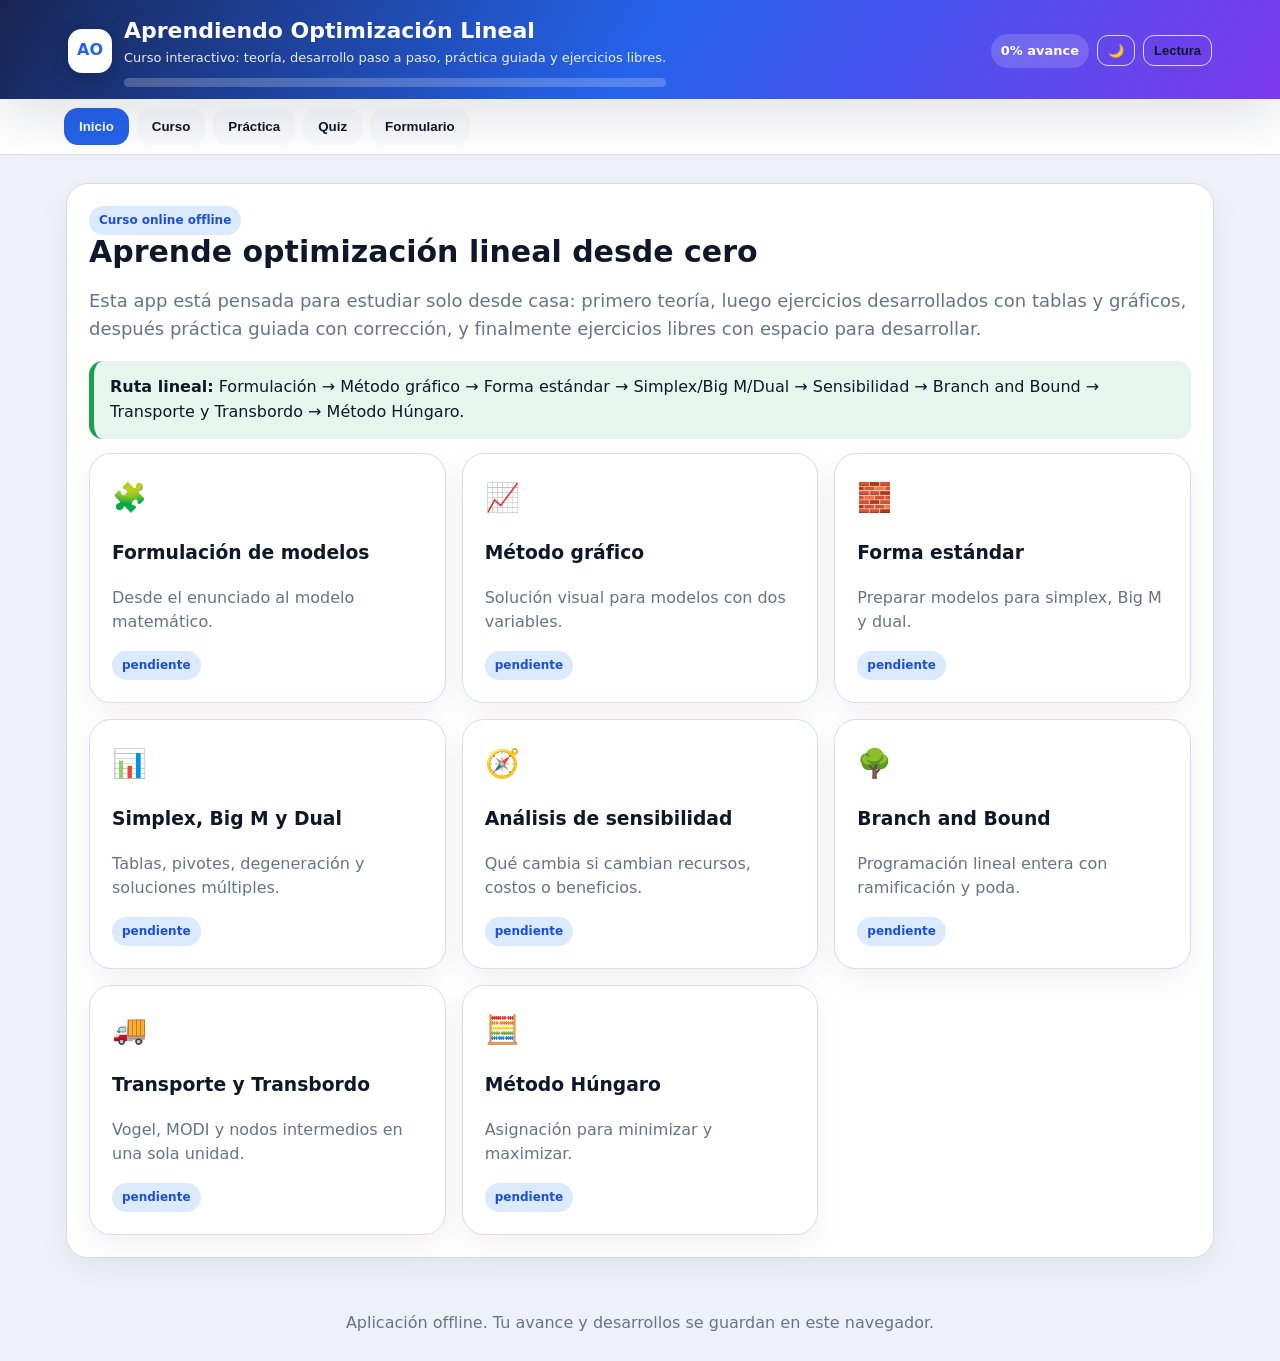
<file: index.html>
<!doctype html>
<html lang="es" data-theme="light">
<head>
  <meta charset="utf-8">
  <meta name="viewport" content="width=device-width,initial-scale=1,viewport-fit=cover">
  <meta name="theme-color" content="#2563eb">
  <title>Aprendiendo Optimización Lineal</title>
  <link rel="manifest" href="manifest.json">
  <link rel="stylesheet" href="styles.css">
  <link rel="icon" href="icons/icon.svg" type="image/svg+xml">
</head>
<body>
  <header class="appbar">
    <div class="appbar-inner">
      <div class="brand">
        <div class="logo">AO</div>
        <div>
          <h1>Aprendiendo Optimización Lineal</h1>
          <p>Curso interactivo: teoría, desarrollo paso a paso, práctica guiada y ejercicios libres.</p>
          <div class="progress-shell"><div id="globalProgress" class="progress-bar"></div></div>
        </div>
      </div>
      <div class="top-actions">
        <span id="progressText" class="pill">0% avance</span>
        <button id="themeBtn" class="btn small outline" type="button">🌙</button>
        <button id="readBtn" class="btn small outline" type="button">Lectura</button>
      </div>
    </div>
  </header>
  <nav class="mainnav">
    <div class="nav-inner">
      <button class="nav-btn active" data-view="home">Inicio</button>
      <button class="nav-btn" data-view="course">Curso</button>
      <button class="nav-btn" data-view="practice">Práctica</button>
      <button class="nav-btn" data-view="quiz">Quiz</button>
      <button class="nav-btn" data-view="formula">Formulario</button>
    </div>
  </nav>
  <main id="app" class="container"></main>
  <footer class="footer">Aplicación offline. Tu avance y desarrollos se guardan en este navegador.</footer>
  <script src="app.js"></script>
</body>
</html>
</file>
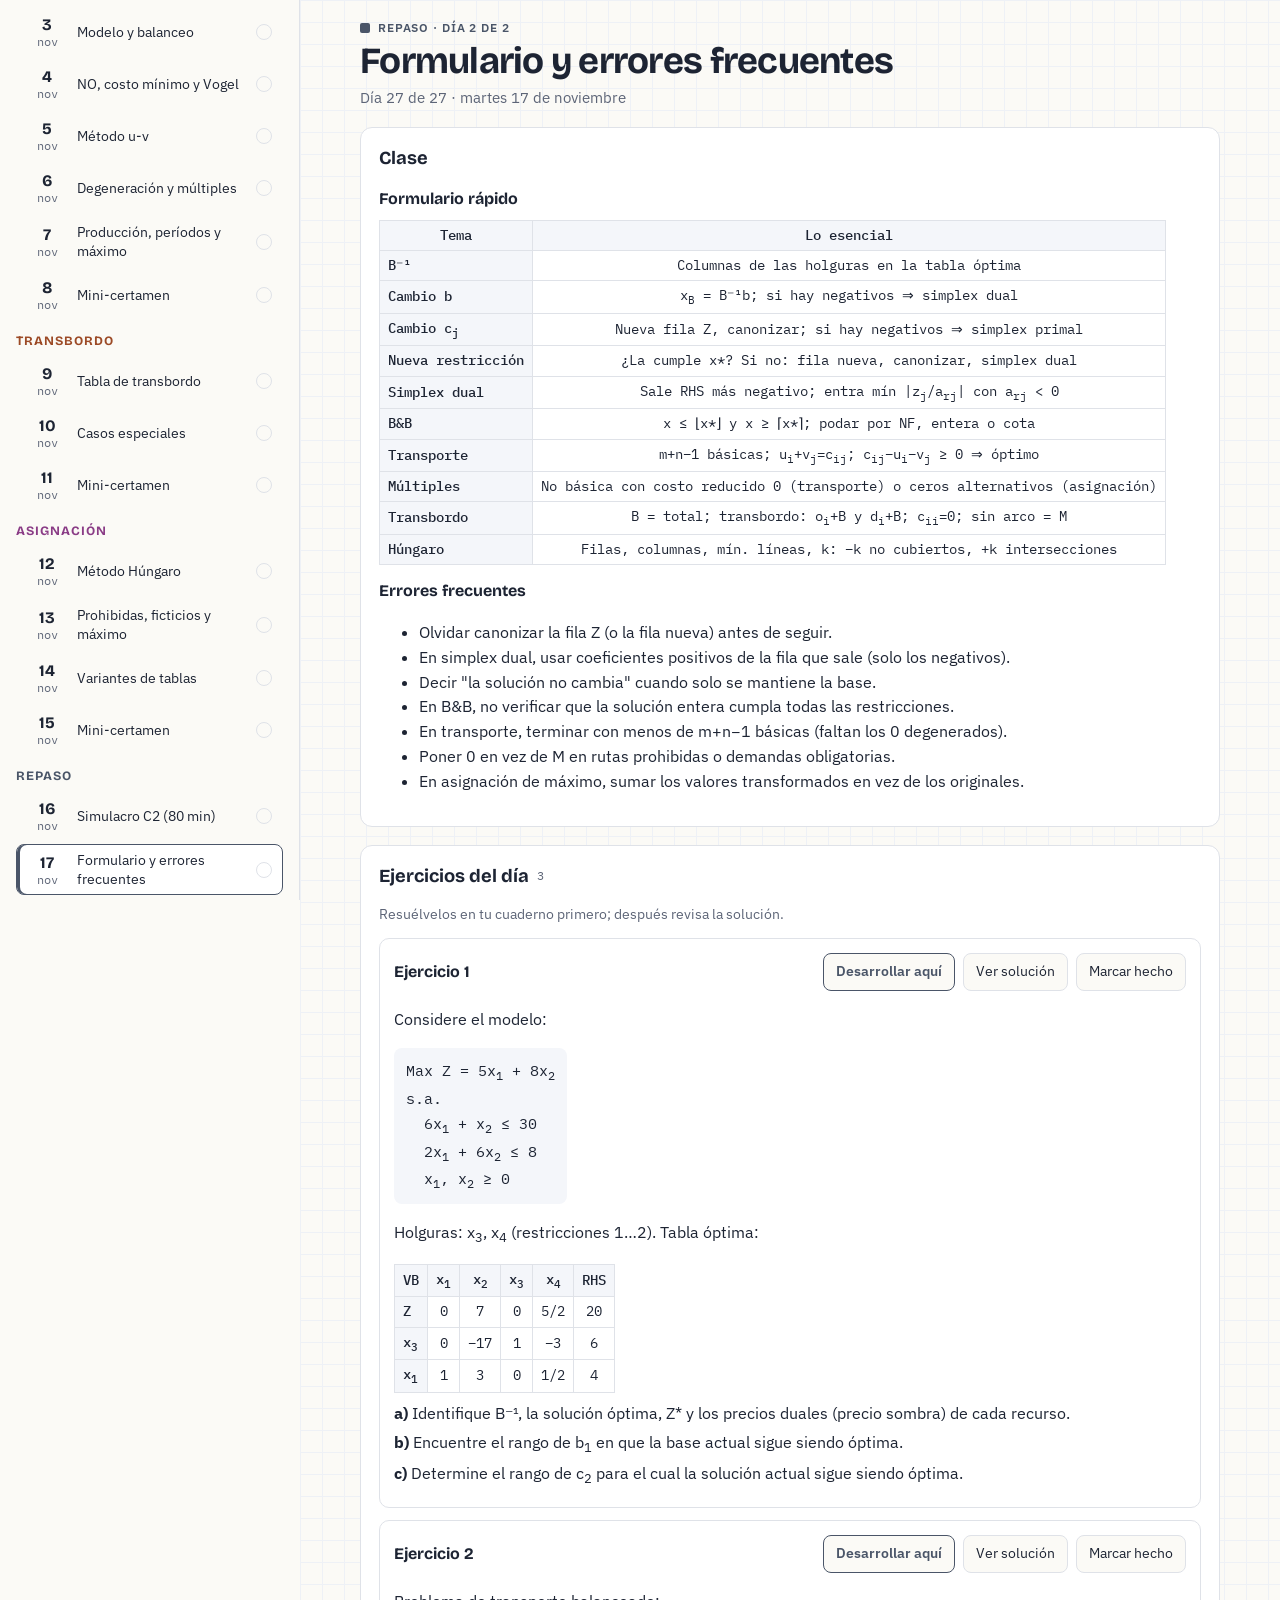
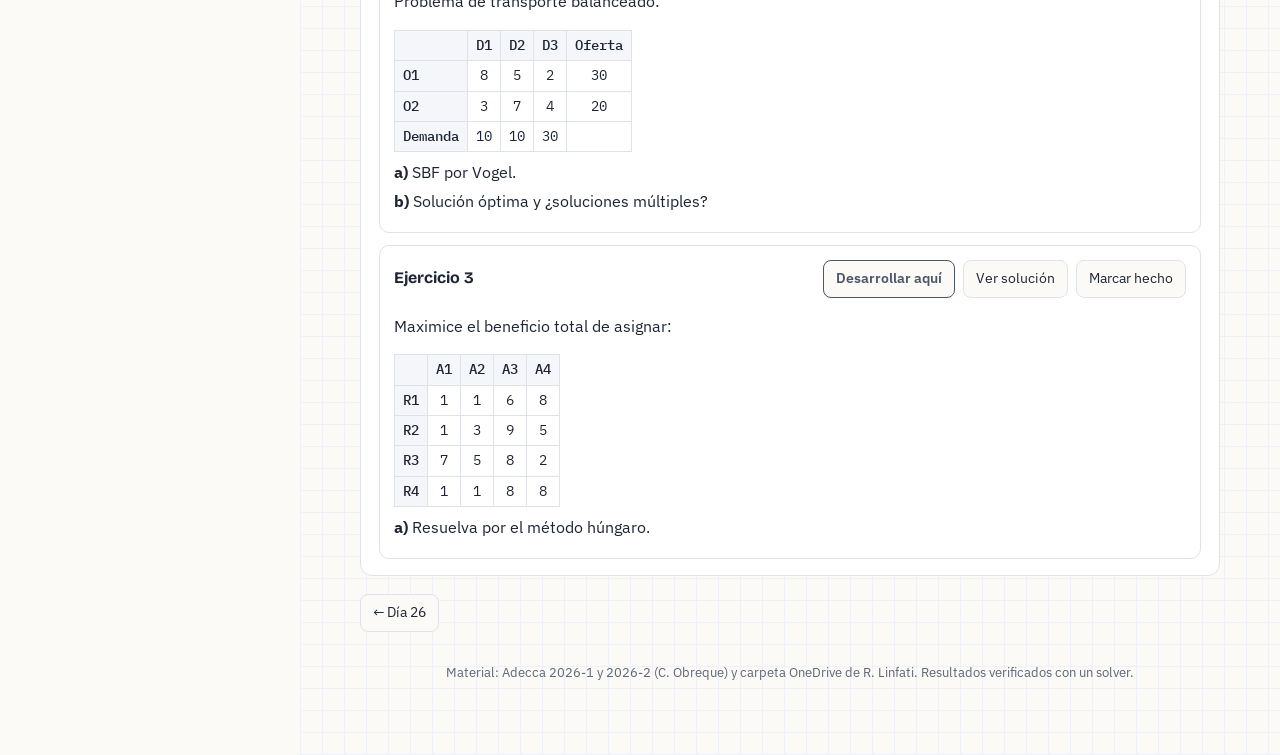
<file: certamen2/index.html>
<!doctype html>
<html lang="es">
<head>
<meta charset="utf-8">
<meta name="viewport" content="width=device-width,initial-scale=1,viewport-fit=cover">
<style>:root{padding-top:env(safe-area-inset-top,0px);padding-bottom:env(safe-area-inset-bottom,0px)}body{margin:0}img{max-width:100%}[hidden]{display:none!important}</style>
<title>Ruta al Certamen 2</title>
<meta name="claude:viewport-fit-sides" content="cover">
<link rel="preconnect" href="https://fonts.googleapis.com">
<link rel="preconnect" href="https://fonts.gstatic.com" crossorigin>
<link rel="stylesheet" href="https://fonts.googleapis.com/css2?family=Bricolage+Grotesque:opsz,wght@12..96,500;12..96,700&family=IBM+Plex+Sans:ital,wght@0,400;0,500;0,600;1,400&family=IBM+Plex+Mono:wght@400;500&display=swap">
<style>
/* Layout: cuaderno de ingeniería — riel de días a la izquierda (iPad) o franja superior (teléfono), hoja cuadriculada a la derecha */
:root{
  --paper:#fbfaf6; --sheet:#ffffff; --ink:#1d2433; --muted:#5d6577; --line:#dfe2e8; --grid:#eef1f6;
  --accent:#b83a2e; --accent-soft:#f6e3e0; --ok:#2f7d4f; --ok-soft:#e1f1e7; --warn:#a15c00;
  --b-sens:#4b4fb8; --b-bb:#0f7f7a; --b-tr:#b7791f; --b-tb:#9c4a26; --b-as:#8a3c86; --b-rep:#4a5568;
  --cell:#f4f6fa; --cov:#fff1c2; --cov2:#ffd98a; --piv:#b83a2e;
  --f-display:"Bricolage Grotesque", "Avenir Next", "Segoe UI", sans-serif;
  --f-body:"IBM Plex Sans", "Segoe UI", system-ui, sans-serif;
  --f-mono:"IBM Plex Mono", ui-monospace, "SF Mono", Menlo, monospace;
}
@media (prefers-color-scheme: dark){:root:not([data-theme="light"]){
  --paper:#13161d; --sheet:#1a1e27; --ink:#e7e9ee; --muted:#a3aaba; --line:#2d3340; --grid:#1f2430;
  --accent:#ef7a6b; --accent-soft:#3a2420; --ok:#62c48a; --ok-soft:#1d3326; --warn:#e3a54a;
  --b-sens:#9c9ff2; --b-bb:#4cc5bd; --b-tr:#e6b25a; --b-tb:#e08a63; --b-as:#d38bd0; --b-rep:#a7b1c4;
  --cell:#222835; --cov:#3b3520; --cov2:#5a4a1e; --piv:#ef7a6b; color-scheme:dark}}
:root[data-theme="dark"]{
  --paper:#13161d; --sheet:#1a1e27; --ink:#e7e9ee; --muted:#a3aaba; --line:#2d3340; --grid:#1f2430;
  --accent:#ef7a6b; --accent-soft:#3a2420; --ok:#62c48a; --ok-soft:#1d3326; --warn:#e3a54a;
  --b-sens:#9c9ff2; --b-bb:#4cc5bd; --b-tr:#e6b25a; --b-tb:#e08a63; --b-as:#d38bd0; --b-rep:#a7b1c4;
  --cell:#222835; --cov:#3b3520; --cov2:#5a4a1e; --piv:#ef7a6b; color-scheme:dark}
*{box-sizing:border-box}
html{-webkit-text-size-adjust:100%}
body{background:var(--paper);color:var(--ink);font-family:var(--f-body);font-size:16px;line-height:1.55;margin:0}
body::before{content:"";position:fixed;inset:0 0 auto;height:env(safe-area-inset-top,0px);z-index:10;background:var(--paper)}
.app{display:grid;grid-template-columns:minmax(0,1fr);min-height:100%}
.side{min-width:0}
@media (min-width:900px){.app{grid-template-columns:300px minmax(0,1fr)}}
/* top bar */
.top{background:var(--paper);border-bottom:1px solid var(--line);
  padding-block:10px;padding-left:max(16px,env(safe-area-inset-left,0px));padding-right:max(16px,env(safe-area-inset-right,0px))}
.top-row{display:flex;align-items:center;gap:12px;justify-content:space-between;flex-wrap:wrap}
.brand{font-family:var(--f-display);font-weight:700;font-size:1.15rem;letter-spacing:-.01em}
.brand small{display:block;font-family:var(--f-body);font-weight:400;font-size:.78rem;color:var(--muted);letter-spacing:0}
.count{display:flex;gap:14px;align-items:baseline;font-variant-numeric:tabular-nums}
.count b{font-family:var(--f-display);font-size:1.5rem;color:var(--accent)}
.count span{font-size:.8rem;color:var(--muted)}
.bar{height:6px;border-radius:3px;background:var(--line);overflow:hidden;margin-top:8px}
.bar i{display:block;height:100%;background:var(--ok);width:0;transition:width .3s}
/* rail */
.rail{border-right:1px solid var(--line);background:var(--paper)}
@media (min-width:900px){.side{position:sticky;top:0;height:100vh;overflow:auto;border-right:1px solid var(--line)}.top{position:static}.rail{border-right:0}}
.rail-inner{padding-block:12px;padding-left:max(16px,env(safe-area-inset-left,0px));padding-right:16px}
.blk{margin-bottom:12px}
.blk h3{font-family:var(--f-display);font-size:.8rem;text-transform:uppercase;letter-spacing:.08em;margin:6px 0;color:var(--bc)}
.days{display:flex;flex-direction:column;gap:4px}
.dbtn{all:unset;cursor:pointer;display:grid;grid-template-columns:44px 1fr 18px;gap:8px;align-items:center;padding:6px 8px;border-radius:8px;border:1px solid transparent}
.dbtn:hover{background:var(--grid)}
.dbtn:focus-visible{outline:2px solid var(--accent);outline-offset:1px}
.dbtn.on{background:var(--sheet);border-color:var(--bc);box-shadow:inset 3px 0 0 var(--bc)}
.dbtn .dd{font-family:var(--f-mono);font-size:.78rem;color:var(--muted);line-height:1.2;text-align:center}
.dbtn .dd b{display:block;font-size:1rem;color:var(--ink);font-family:var(--f-display)}
.dbtn .tt2{font-size:.88rem;line-height:1.3}
.dbtn .chk2{width:16px;height:16px;border-radius:50%;border:1.5px solid var(--line)}
.dbtn .chk2.half{border-color:var(--ok);background:linear-gradient(90deg,var(--ok) 50%,transparent 50%)}
.dbtn .chk2.full{border-color:var(--ok);background:var(--ok)}
.dbtn.today .dd b{color:var(--accent)}
@media (max-width:899px){
  .rail{border-right:0;border-bottom:1px solid var(--line)}
  .rail-inner{display:flex;gap:14px;overflow-x:auto;padding-bottom:10px;scroll-snap-type:x proximity}
  .blk{margin:0;flex:none}
  .days{flex-direction:row}
  .dbtn{grid-template-columns:1fr;grid-template-rows:auto auto;justify-items:center;padding:6px 6px;min-width:52px}
  .dbtn .tt2{display:none}
  .dbtn .chk2{width:8px;height:8px}
}
/* main */
main{min-width:0;padding-block:18px 60px;padding-left:max(16px,env(safe-area-inset-left,0px));padding-right:max(16px,env(safe-area-inset-right,0px));
  background-image:linear-gradient(var(--grid) 1px,transparent 1px),linear-gradient(90deg,var(--grid) 1px,transparent 1px);background-size:22px 22px}
.wrap{max-width:860px;margin:0 auto;display:flex;flex-direction:column;gap:18px}
.dayhead{display:flex;flex-direction:column;gap:4px}
.tag{display:inline-flex;gap:8px;align-items:center;font-size:.78rem;font-weight:600;text-transform:uppercase;letter-spacing:.07em;color:var(--bc)}
.tag i{width:10px;height:10px;border-radius:2px;background:var(--bc)}
h1{font-family:var(--f-display);font-weight:700;font-size:clamp(1.6rem,4vw,2.3rem);line-height:1.1;margin:0;letter-spacing:-.02em;text-wrap:balance}
.date{color:var(--muted);font-size:.95rem}
.sec{background:var(--sheet);border:1px solid var(--line);border-radius:12px;padding:16px 18px}
.sec>h2{font-family:var(--f-display);font-size:1.15rem;margin:0 0 8px;display:flex;align-items:center;gap:8px}
.sec>h2 .n{font-family:var(--f-mono);font-size:.75rem;color:var(--muted);font-weight:400}
.clase h4{font-family:var(--f-display);font-size:1rem;margin:14px 0 4px}
.clase p,.clase li{max-width:68ch}
.tip{background:var(--accent-soft);border-left:3px solid var(--accent);padding:8px 12px;border-radius:0 8px 8px 0}
.src{color:var(--muted);font-size:.85rem}
.chk{color:var(--ok);font-size:.9rem}
.card{border:1px solid var(--line);border-radius:10px;padding:14px;margin-top:12px;background:var(--sheet)}
.card.done{border-color:var(--ok);background:linear-gradient(0deg,var(--ok-soft),var(--ok-soft)) padding-box}
.card-h{display:flex;justify-content:space-between;align-items:center;gap:10px;flex-wrap:wrap;margin-bottom:6px}
.card-h h3{font-family:var(--f-display);font-size:1rem;margin:0}
.intro{font-style:italic;color:var(--muted);margin:0 0 6px}
.btns{display:flex;gap:8px;flex-wrap:wrap}
button.b{font:inherit;font-size:.88rem;padding:7px 12px;border-radius:8px;border:1px solid var(--line);background:var(--paper);color:var(--ink);cursor:pointer}
button.b:hover{border-color:var(--ink)}
button.b:focus-visible{outline:2px solid var(--accent);outline-offset:2px}
button.b.pri{background:var(--ink);color:var(--paper);border-color:var(--ink)}
button.b.ok{background:var(--ok);border-color:var(--ok);color:#fff}
.sol{border-top:1px dashed var(--line);margin-top:12px;padding-top:10px}
.solpart{margin:10px 0 14px}
.solpart h5{font-family:var(--f-display);font-size:.95rem;margin:0 0 4px;color:var(--accent)}
ol.parts{padding-left:0;list-style:none;margin:8px 0 0}
ol.parts li{margin:4px 0}
ol.log{font-size:.9rem;padding-left:20px}
.model{font-family:var(--f-mono);font-size:.92rem;background:var(--cell);border-radius:8px;padding:10px 12px;display:inline-block;line-height:1.7}
.it{font-size:.94rem}
/* tables */
.tw{overflow-x:auto;margin:8px 0;max-width:100%}
table{border-collapse:collapse;font-family:var(--f-mono);font-size:.86rem;font-variant-numeric:tabular-nums}
caption{caption-side:top;text-align:left;font-family:var(--f-body);color:var(--muted);font-size:.85rem;padding-bottom:4px}
.t th,.t td,.ht th,.ht td,.m td{border:1px solid var(--line);padding:4px 8px;text-align:center;white-space:nowrap}
.t thead th,.ht thead th,.tt thead th{background:var(--cell);font-weight:500}
.t tbody th,.ht tbody th,.tt tbody th{background:var(--cell);font-weight:500;text-align:left}
td.piv{position:relative;font-weight:600;color:var(--piv)}
td.piv::after{content:"";position:absolute;inset:2px 4px;border:2px solid var(--piv);border-radius:50%}
.mat{display:inline-flex;align-items:center;gap:6px;vertical-align:middle;margin:4px 0}
.mlab{font-family:var(--f-mono);font-size:.9rem}
.m{border-left:2px solid var(--ink);border-right:2px solid var(--ink);border-radius:4px}
.m td{border:0;padding:2px 8px}
.eq{display:flex;align-items:center;gap:6px;flex-wrap:wrap;overflow-x:auto}
/* transport */
.tt th,.tt td{border:1px solid var(--line);padding:3px 6px;text-align:center;min-width:52px;white-space:nowrap}
.tt td{position:relative;height:46px;vertical-align:bottom}
.tt .cc{position:absolute;top:2px;right:4px;font-size:.72rem;color:var(--muted);border-left:1px solid var(--line);border-bottom:1px solid var(--line);padding:0 3px}
.tt .al{display:inline-block;min-width:26px;padding:1px 6px;border:2px solid var(--ink);border-radius:12px;font-weight:600}
.tt .rd{font-size:.8rem;color:var(--muted);font-style:italic}
.tt .rd.neg{color:var(--accent);font-weight:600}
.tt .sg{position:absolute;top:2px;left:4px;font-weight:700;color:var(--accent)}
.tt td.ent{background:var(--accent-soft)}
.tt .sd,.tt .uv{background:var(--cell);font-weight:500;vertical-align:middle}
.pen{font-size:.72rem;color:var(--warn)}
/* hungarian */
.ht td.cr,.ht td.cc2{background:var(--cov)}
.ht td.x2{background:var(--cov2)}
.ht th.cov{background:var(--cov2)}
.ht td.star{position:relative;font-weight:700;color:var(--ok)}
.ht td.star::after{content:"";position:absolute;inset:2px 6px;border:2px solid var(--ok);border-radius:50%}
/* B&B tree */
.tree{overflow-x:auto;padding:6px 0}
.tree ul{list-style:none;margin:0;padding-left:18px;position:relative}
.tree>ul{padding-left:0}
.tree li{position:relative;padding:6px 0 0 14px}
.tree li::before{content:"";position:absolute;left:0;top:0;bottom:0;border-left:1.5px solid var(--line)}
.tree li:last-child::before{bottom:auto;height:22px}
.tree li::after{content:"";position:absolute;left:0;top:22px;width:12px;border-top:1.5px solid var(--line)}
.tree>ul>li::before,.tree>ul>li::after{display:none}
.tree>ul>li{padding-left:0}
.br{font-family:var(--f-mono);font-size:.8rem;color:var(--accent);margin-bottom:2px}
.node{display:inline-block;border:1.5px solid var(--line);border-radius:8px;padding:6px 10px;font-family:var(--f-mono);font-size:.82rem;background:var(--sheet);min-width:150px}
.node .nl{font-weight:600;color:var(--muted);font-size:.75rem}
.node .tg{font-family:var(--f-body);font-size:.75rem;font-weight:600;margin-top:2px}
.node .nn{font-family:var(--f-body);font-size:.72rem;color:var(--muted);max-width:220px;white-space:normal}
.node.inc{border-color:var(--ok)} .node.inc .tg{color:var(--ok)}
.node.nf .tg,.node.pod .tg{color:var(--accent)}
.node.ram .tg{color:var(--b-bb)}
.node.ent .tg{color:var(--warn)}
/* graph */
svg.graph{width:100%;max-width:420px;height:auto;display:block;margin:8px 0;background:var(--sheet);border:1px solid var(--line);border-radius:8px}
.graph .gr{stroke:var(--grid);stroke-width:1}
.graph .axl{stroke:var(--ink);stroke-width:1.2}
.graph .ax{fill:var(--muted);font-size:10px;font-family:var(--f-mono)}
.graph .reg{fill:var(--b-bb);fill-opacity:.16;stroke:var(--b-bb);stroke-width:1.2}
.graph .cl{stroke-width:1.4}
.graph .c0{stroke:var(--b-sens);fill:var(--b-sens)} .graph .c1{stroke:var(--b-tr);fill:var(--b-tr)} .graph .c2{stroke:var(--b-as);fill:var(--b-as)} .graph .c3{stroke:var(--b-tb);fill:var(--b-tb)}
.graph line.cl{fill:none}
.graph .clab{font-size:10px;font-family:var(--f-mono);stroke:none}
.graph .ip{fill:var(--muted);opacity:.6}
.graph .vx{fill:var(--ink)}
.graph .opt{fill:none;stroke:var(--accent);stroke-width:2.2}
.graph .olab{fill:var(--accent);font-size:10.5px;font-family:var(--f-mono);font-weight:600}
.graph .iopt{fill:var(--ok)}
.graph .ilab{fill:var(--ok);font-size:10.5px;font-family:var(--f-mono);font-weight:600}
.nav{display:flex;justify-content:space-between;gap:10px}
.empty{color:var(--muted)}
details.ex>summary{cursor:pointer;font-family:var(--f-display);font-weight:600;list-style:none;display:flex;align-items:center;gap:8px}
details.ex>summary::-webkit-details-marker{display:none}
details.ex>summary::before{content:"▸";color:var(--bc);transition:transform .2s}
details.ex[open]>summary::before{transform:rotate(90deg)}
.foot{color:var(--muted);font-size:.8rem;text-align:center}
/* hoja para escribir */
button.b.pen{border-color:var(--bc);color:var(--bc);font-weight:600}
.padwrap{margin-top:12px;border:1px solid var(--line);border-radius:10px;overflow:hidden;background:var(--sheet)}
.padbar{display:flex;flex-wrap:wrap;gap:6px;align-items:center;padding:8px;border-bottom:1px solid var(--line);background:var(--cell);position:sticky;top:0;z-index:2}
.pb{font:inherit;font-size:.82rem;padding:6px 10px;border-radius:7px;border:1px solid var(--line);background:var(--sheet);color:var(--ink);cursor:pointer;touch-action:manipulation}
.pb.on{background:var(--ink);color:var(--paper);border-color:var(--ink)}
.pb.warn{color:var(--accent)}
.pc{width:28px;height:28px;border-radius:50%;border:2px solid var(--line);background:var(--pc);cursor:pointer;padding:0;touch-action:manipulation}
.pc.on{outline:2px solid var(--pc);outline-offset:2px}
.pb:focus-visible,.pc:focus-visible{outline:2px solid var(--accent);outline-offset:2px}
.sep{width:1px;height:22px;background:var(--line)}
.pen-only{font-size:.8rem;color:var(--muted);display:flex;gap:6px;align-items:center;margin-left:auto}
.padarea{background-color:var(--sheet);background-image:linear-gradient(var(--grid) 1px,transparent 1px),linear-gradient(90deg,var(--grid) 1px,transparent 1px);background-size:20px 20px}
.padarea canvas{display:block;cursor:crosshair;-webkit-user-select:none;user-select:none;-webkit-touch-callout:none}
.padmsg{margin:0;padding:0 10px;font-size:.8rem;color:var(--accent)}
.padmsg:empty{display:none}

@media (prefers-reduced-motion:reduce){*{transition:none!important}}
</style>

</head>
<body>
<div class="app">
  <div class="side">
    <header class="top">
      <div class="top-row">
        <div class="brand">Ruta al Certamen 2<small>Optimización Lineal · Prof. Obreque · miércoles 18 nov</small></div>
        <div class="count"><div><b id="left">–</b> <span id="leftlbl">días</span></div><div><b id="pct">0%</b> <span>hecho</span></div></div>
      </div>
      <div class="bar"><i id="barfill"></i></div>
    </header>
    <nav class="rail" aria-label="Días"><div class="rail-inner" id="rail"></div></nav>
  </div>
  <main><div class="wrap" id="view"><p class="empty">Cargando el plan…</p></div></main>
</div>

<script type="application/json" id="data">[{"n": 1, "date": "2026-10-22", "block": "sens", "blockName": "Sensibilidad", "title": "B⁻¹ y precios duales", "dayInBlock": 1, "blockLen": 7, "nEj": 3}, {"n": 2, "date": "2026-10-23", "block": "sens", "blockName": "Sensibilidad", "title": "Cambio en c<sub>j<\/sub>", "dayInBlock": 2, "blockLen": 7, "nEj": 3}, {"n": 3, "date": "2026-10-24", "block": "sens", "blockName": "Sensibilidad", "title": "Cambio en b y simplex dual", "dayInBlock": 3, "blockLen": 7, "nEj": 3}, {"n": 4, "date": "2026-10-25", "block": "sens", "blockName": "Sensibilidad", "title": "Nueva restricción", "dayInBlock": 4, "blockLen": 7, "nEj": 3}, {"n": 5, "date": "2026-10-26", "block": "sens", "blockName": "Sensibilidad", "title": "Nueva variable", "dayInBlock": 5, "blockLen": 7, "nEj": 3}, {"n": 6, "date": "2026-10-27", "block": "sens", "blockName": "Sensibilidad", "title": "Tipo certamen", "dayInBlock": 6, "blockLen": 7, "nEj": 3}, {"n": 7, "date": "2026-10-28", "block": "sens", "blockName": "Sensibilidad", "title": "Mini-certamen", "dayInBlock": 7, "blockLen": 7, "nEj": 3}, {"n": 8, "date": "2026-10-29", "block": "bb", "blockName": "Branch and Bound", "title": "Relajación lineal gráfica", "dayInBlock": 1, "blockLen": 5, "nEj": 3}, {"n": 9, "date": "2026-10-30", "block": "bb", "blockName": "Branch and Bound", "title": "El árbol de B&amp;B", "dayInBlock": 2, "blockLen": 5, "nEj": 3}, {"n": 10, "date": "2026-10-31", "block": "bb", "blockName": "Branch and Bound", "title": "Podas y cotas", "dayInBlock": 3, "blockLen": 5, "nEj": 3}, {"n": 11, "date": "2026-11-01", "block": "bb", "blockName": "Branch and Bound", "title": "Casos de certamen", "dayInBlock": 4, "blockLen": 5, "nEj": 3}, {"n": 12, "date": "2026-11-02", "block": "bb", "blockName": "Branch and Bound", "title": "Mini-certamen", "dayInBlock": 5, "blockLen": 5, "nEj": 3}, {"n": 13, "date": "2026-11-03", "block": "tr", "blockName": "Transporte", "title": "Modelo y balanceo", "dayInBlock": 1, "blockLen": 6, "nEj": 3}, {"n": 14, "date": "2026-11-04", "block": "tr", "blockName": "Transporte", "title": "NO, costo mínimo y Vogel", "dayInBlock": 2, "blockLen": 6, "nEj": 3}, {"n": 15, "date": "2026-11-05", "block": "tr", "blockName": "Transporte", "title": "Método u-v", "dayInBlock": 3, "blockLen": 6, "nEj": 3}, {"n": 16, "date": "2026-11-06", "block": "tr", "blockName": "Transporte", "title": "Degeneración y múltiples", "dayInBlock": 4, "blockLen": 6, "nEj": 3}, {"n": 17, "date": "2026-11-07", "block": "tr", "blockName": "Transporte", "title": "Producción, períodos y máximo", "dayInBlock": 5, "blockLen": 6, "nEj": 3}, {"n": 18, "date": "2026-11-08", "block": "tr", "blockName": "Transporte", "title": "Mini-certamen", "dayInBlock": 6, "blockLen": 6, "nEj": 3}, {"n": 19, "date": "2026-11-09", "block": "tb", "blockName": "Transbordo", "title": "Tabla de transbordo", "dayInBlock": 1, "blockLen": 3, "nEj": 3}, {"n": 20, "date": "2026-11-10", "block": "tb", "blockName": "Transbordo", "title": "Casos especiales", "dayInBlock": 2, "blockLen": 3, "nEj": 3}, {"n": 21, "date": "2026-11-11", "block": "tb", "blockName": "Transbordo", "title": "Mini-certamen", "dayInBlock": 3, "blockLen": 3, "nEj": 3}, {"n": 22, "date": "2026-11-12", "block": "as", "blockName": "Asignación", "title": "Método Húngaro", "dayInBlock": 1, "blockLen": 4, "nEj": 3}, {"n": 23, "date": "2026-11-13", "block": "as", "blockName": "Asignación", "title": "Prohibidas, ficticios y máximo", "dayInBlock": 2, "blockLen": 4, "nEj": 3}, {"n": 24, "date": "2026-11-14", "block": "as", "blockName": "Asignación", "title": "Variantes de tablas", "dayInBlock": 3, "blockLen": 4, "nEj": 3}, {"n": 25, "date": "2026-11-15", "block": "as", "blockName": "Asignación", "title": "Mini-certamen", "dayInBlock": 4, "blockLen": 4, "nEj": 3}, {"n": 26, "date": "2026-11-16", "block": "rep", "blockName": "Repaso", "title": "Simulacro C2 (80 min)", "dayInBlock": 1, "blockLen": 2, "nEj": 4}, {"n": 27, "date": "2026-11-17", "block": "rep", "blockName": "Repaso", "title": "Formulario y errores frecuentes", "dayInBlock": 2, "blockLen": 2, "nEj": 3}]</script>
<script>
function showErr(m){ try{ var v=document.getElementById('view'); if(v) v.innerHTML='<div class="sec"><h2>No se pudo cargar</h2><p>'+String(m).replace(/</g,'&lt;')+'</p><p class="src">Recarga la página. Si sigue igual, envíale este mensaje a Claude.</p></div>'; }catch(e){} }
window.onerror=function(msg,src,line){ showErr(msg+' (línea '+line+')'); };
(function(){
  var DAYS = JSON.parse(document.getElementById('data').textContent);
  var CACHE = {};
  var MESES=['enero','febrero','marzo','abril','mayo','junio','julio','agosto','septiembre','octubre','noviembre','diciembre'];
  var DIAS=['domingo','lunes','martes','miércoles','jueves','viernes','sábado'];
  var COLORS={sens:'var(--b-sens)',bb:'var(--b-bb)',tr:'var(--b-tr)',tb:'var(--b-tb)',as:'var(--b-as)',rep:'var(--b-rep)'};
  var store={};
  try{ store = JSON.parse(localStorage.getItem('c2done')||'{}')||{}; }catch(e){ store={}; }
  function save(){ try{ localStorage.setItem('c2done', JSON.stringify(store)); }catch(e){} }
  function pd(s){ var p=s.split('-'); return new Date(+p[0], +p[1]-1, +p[2]); }
  function todayISO(){ var d=new Date(); return d.getFullYear()+'-'+String(d.getMonth()+1).padStart(2,'0')+'-'+String(d.getDate()).padStart(2,'0'); }
  function longDate(s){ var d=pd(s); return DIAS[d.getDay()]+' '+d.getDate()+' de '+MESES[d.getMonth()]; }
  function key(n,k){ return n+'-'+k; }
  function doneCount(d){ var c=0; for(var k=0;k<d.nEj;k++){ if(store[key(d.n,k)]) c++; } return c; }
  var T = todayISO();
  function initial(){
    var h=(location.hash||'').replace('#','');
    var m=h.match(/^d(\d+)$/); if(m){ var n=+m[1]; if(n>=1&&n<=DAYS.length) return n; }
    for(var i=0;i<DAYS.length;i++){ if(DAYS[i].date===T) return DAYS[i].n; }
    if(T > DAYS[DAYS.length-1].date) return DAYS.length;
    return 1;
  }
  var cur = initial();

  var PENSEEN=false;
  try{ PENSEEN = localStorage.getItem('pad-pen')==='1'; }catch(e){}
  function Pad(wrap, skey){
    var st={strokes:[],h:520,redo:[]};
    try{ var raw=localStorage.getItem(skey); if(raw){ var o=JSON.parse(raw); st.strokes=o.s||[]; st.h=o.h||520; } }catch(e){}
    var tool={mode:'pen',color:'ink',w:2};
    var penOnly=PENSEEN;
    var colors={ink:'var(--ink)',red:'#d23f31',blue:'#2d6cdf',green:'#2f8f5b'};
    wrap.innerHTML='<div class="padbar" role="toolbar" aria-label="Herramientas de escritura">'
      +'<button class="pb on" data-t="pen" title="Lápiz">Lápiz</button><button class="pb" data-t="eraser" title="Borrador">Borrador</button>'
      +'<span class="sep"></span>'
      +'<button class="pc on" data-c="ink" aria-label="Tinta" style="--pc:var(--ink)"></button><button class="pc" data-c="red" aria-label="Rojo" style="--pc:#d23f31"></button><button class="pc" data-c="blue" aria-label="Azul" style="--pc:#2d6cdf"></button><button class="pc" data-c="green" aria-label="Verde" style="--pc:#2f8f5b"></button>'
      +'<span class="sep"></span>'
      +'<button class="pb" data-w="1.2">Fino</button><button class="pb on" data-w="2">Medio</button><button class="pb" data-w="3.6">Grueso</button>'
      +'<span class="sep"></span>'
      +'<button class="pb" data-a="undo">Deshacer</button><button class="pb" data-a="redo">Rehacer</button><button class="pb" data-a="more">+ Espacio</button><button class="pb warn" data-a="clear">Borrar hoja</button>'
      +'<label class="pen-only"><input type="checkbox" '+(penOnly?'checked':'')+'> Solo lápiz (el dedo desplaza)</label>'
      +'</div><div class="padarea"><canvas></canvas></div><p class="padmsg"></p>';
    var cv=wrap.querySelector('canvas'), area=wrap.querySelector('.padarea'), msg=wrap.querySelector('.padmsg');
    var ctx=cv.getContext('2d');
    var W=0, dpr=1, cur=null, inkColor='#1d2433', confirmClear=false;
    function resolveInk(){ try{ inkColor=getComputedStyle(wrap).getPropertyValue('--ink').trim()||'#1d2433'; }catch(e){} }
    function col(c){ return c==='ink'?inkColor:({red:'#d23f31',blue:'#2d6cdf',green:'#2f8f5b'})[c]; }
    function size(){
      W=area.clientWidth||600; dpr=window.devicePixelRatio||1;
      cv.style.width=W+'px'; cv.style.height=st.h+'px';
      cv.width=Math.round(W*dpr); cv.height=Math.round(st.h*dpr);
      ctx.setTransform(dpr,0,0,dpr,0,0); ctx.lineCap='round'; ctx.lineJoin='round';
    }
    function drawStroke(s){
      var p=s.p, sc=W/1000; if(!p.length) return;
      ctx.globalCompositeOperation = s.e ? 'destination-out' : 'source-over';
      ctx.strokeStyle = col(s.c); ctx.fillStyle = col(s.c);
      if(p.length===1){ ctx.beginPath(); ctx.arc(p[0][0]*sc,p[0][1]*sc,(s.e?10:s.w*(0.6+p[0][2]))/2+0.5,0,7); ctx.fill(); ctx.globalCompositeOperation='source-over'; return; }
      for(var i=1;i<p.length;i++){
        var a=p[i-1], b=p[i];
        ctx.lineWidth = s.e ? 18 : s.w*(0.55+0.9*((a[2]+b[2])/2));
        ctx.beginPath();
        if(i>1){ var z=p[i-2]; ctx.moveTo(((z[0]+a[0])/2)*sc,((z[1]+a[1])/2)*sc); ctx.quadraticCurveTo(a[0]*sc,a[1]*sc,((a[0]+b[0])/2)*sc,((a[1]+b[1])/2)*sc); }
        else { ctx.moveTo(a[0]*sc,a[1]*sc); ctx.lineTo(((a[0]+b[0])/2)*sc,((a[1]+b[1])/2)*sc); }
        ctx.stroke();
      }
      ctx.globalCompositeOperation='source-over';
    }
    function redraw(){ resolveInk(); size(); ctx.clearRect(0,0,W,st.h); for(var i=0;i<st.strokes.length;i++) drawStroke(st.strokes[i]); }
    var saveT=null;
    function save(){
      clearTimeout(saveT);
      saveT=setTimeout(function(){
        try{
          if(st.strokes.length){ localStorage.setItem(skey, JSON.stringify({s:st.strokes,h:st.h})); }
          else { localStorage.removeItem(skey); }
          msg.textContent='';
        }catch(e){ msg.textContent='Este navegador no permite guardar más dibujos; lo que escribas se borrará al cerrar la página.'; }
      },400);
    }
    function pt(ev){
      var r=cv.getBoundingClientRect(), sc=1000/W;
      var pr = ev.pointerType==='pen' ? (ev.pressure||0.5) : 0.5;
      return [Math.round((ev.clientX-r.left)*sc*10)/10, Math.round((ev.clientY-r.top)*sc*10)/10, Math.round(pr*100)/100];
    }
    function allowed(ev){ if(ev.pointerType==='pen'){ if(!PENSEEN){ PENSEEN=true; penOnly=true; var cb=wrap.querySelector('.pen-only input'); if(cb) cb.checked=true; setTA(); try{ localStorage.setItem('pad-pen','1'); }catch(e){} } return true; } return !(penOnly && ev.pointerType==='touch'); }
    cv.addEventListener('pointerdown', function(ev){
      if(!allowed(ev)) return;
      ev.preventDefault();
      try{ cv.setPointerCapture(ev.pointerId); }catch(e){}
      cur={c:tool.color,w:tool.w,e:tool.mode==='eraser'?1:0,p:[pt(ev)],id:ev.pointerId};
      st.redo=[];
      drawStroke(cur);
    });
    cv.addEventListener('pointermove', function(ev){
      if(!cur || ev.pointerId!==cur.id) return;
      ev.preventDefault();
      var evs = ev.getCoalescedEvents ? ev.getCoalescedEvents() : [ev];
      if(!evs.length) evs=[ev];
      for(var i=0;i<evs.length;i++){ cur.p.push(pt(evs[i])); }
      var n=cur.p.length, tail={c:cur.c,w:cur.w,e:cur.e,p:cur.p.slice(Math.max(0,n-evs.length-2))};
      drawStroke(tail);
    });
    function end(ev){ if(!cur || (ev && ev.pointerId!==cur.id)) return; delete cur.id; st.strokes.push(cur); cur=null; redraw(); save(); }
    cv.addEventListener('pointerup', end); cv.addEventListener('pointercancel', end); cv.addEventListener('lostpointercapture', end);
    // iOS: block scrolling only for Apple Pencil (stylus), or for fingers when not in pen-only mode
    function touchGuard(ev){ var t=ev.touches&&ev.touches[0]; if(!t) return; var stylus = t.touchType==='stylus'; if(stylus || !penOnly){ ev.preventDefault(); } }
    cv.addEventListener('touchstart', touchGuard, {passive:false});
    cv.addEventListener('touchmove', touchGuard, {passive:false});
    function setTA(){ cv.style.touchAction = penOnly ? 'pan-y' : 'none'; }
    setTA();
    wrap.querySelector('.padbar').addEventListener('click', function(ev){
      var b=ev.target.closest ? ev.target.closest('button') : null; if(!b) return;
      if(b.dataset.t){ tool.mode=b.dataset.t; wrap.querySelectorAll('[data-t]').forEach(function(x){ x.classList.toggle('on', x===b); }); }
      if(b.dataset.c){ tool.color=b.dataset.c; tool.mode='pen'; wrap.querySelectorAll('[data-c]').forEach(function(x){ x.classList.toggle('on', x===b); }); wrap.querySelectorAll('[data-t]').forEach(function(x){ x.classList.toggle('on', x.dataset.t==='pen'); }); }
      if(b.dataset.w){ tool.w=+b.dataset.w; wrap.querySelectorAll('[data-w]').forEach(function(x){ x.classList.toggle('on', x===b); }); }
      var a=b.dataset.a;
      if(a==='undo' && st.strokes.length){ st.redo.push(st.strokes.pop()); redraw(); save(); }
      if(a==='redo' && st.redo.length){ st.strokes.push(st.redo.pop()); redraw(); save(); }
      if(a==='more'){ st.h+=400; redraw(); save(); }
      if(a==='clear'){
        if(!confirmClear){ confirmClear=true; b.textContent='¿Seguro? Toca otra vez'; setTimeout(function(){ confirmClear=false; b.textContent='Borrar hoja'; },3000); }
        else { confirmClear=false; b.textContent='Borrar hoja'; st.redo=st.strokes.slice().reverse(); st.strokes=[]; st.h=520; redraw(); save(); }
      }
    });
    wrap.querySelector('.pen-only input').addEventListener('change', function(ev){ penOnly=ev.target.checked; setTA(); });
    var rt=null; window.addEventListener('resize', function(){ clearTimeout(rt); rt=setTimeout(function(){ if(!wrap.hidden && document.body.contains(wrap)) redraw(); },150); });
    redraw();
    return {redraw:redraw};
  }
  function header(){
    var exam=pd('2026-11-18'), now=pd(T);
    var diff=Math.round((exam-now)/86400000);
    var el=document.getElementById('left'), lb=document.getElementById('leftlbl');
    if(diff>1){ el.textContent=diff; lb.textContent='días para el C2'; }
    else if(diff===1){ el.textContent='1'; lb.textContent='día: ¡mañana es el C2!'; }
    else if(diff===0){ el.textContent='Hoy'; lb.textContent='es el C2. ¡Éxito!'; }
    else { el.textContent='✓'; lb.textContent='C2 rendido'; }
    var tot=0, dn=0; DAYS.forEach(function(d){ tot+=d.nEj; dn+=doneCount(d); });
    var p=Math.round(100*dn/tot); document.getElementById('pct').textContent=p+'%'; document.getElementById('barfill').style.width=p+'%';
  }
  function rail(){
    var r=document.getElementById('rail'); var html=''; var last=null;
    DAYS.forEach(function(d){
      if(d.block!==last){ if(last!==null) html+='</div></div>'; html+='<div class="blk" style="--bc:'+COLORS[d.block]+'"><h3>'+d.blockName+'</h3><div class="days">'; last=d.block; }
      var dt=pd(d.date); var dc=doneCount(d), n=d.nEj;
      var st = dc===0?'':(dc>=n?'full':'half');
      html+='<button class="dbtn'+(d.n===cur?' on':'')+(d.date===T?' today':'')+'" data-n="'+d.n+'" aria-label="Día '+d.n+', '+longDate(d.date)+'"><span class="dd"><b>'+dt.getDate()+'</b>'+MESES[dt.getMonth()].slice(0,3)+'</span><span class="tt2">'+d.title+'</span><span class="chk2 '+st+'"></span></button>';
    });
    html+='</div></div>'; r.innerHTML=html;
    r.querySelectorAll('.dbtn').forEach(function(b){ b.addEventListener('click', function(){ go(+b.dataset.n); }); });
    var on=r.querySelector('.dbtn.on'); if(on && on.scrollIntoView){ try{ on.scrollIntoView({block:'nearest',inline:'center'}); }catch(e){} }
  }
  function view(){
    var meta=DAYS[cur-1]; var v=document.getElementById('view'); v.style.setProperty('--bc', COLORS[meta.block]);
    if(!CACHE[cur]){
      var want=cur;
      v.innerHTML='<p class="empty">Cargando día '+cur+'…</p>';
      var xhr=new XMLHttpRequest();
      xhr.open('GET','d'+want+'.json',true);
      xhr.onload=function(){ if(xhr.status>=200&&xhr.status<300||xhr.status===0&&xhr.responseText){ try{ CACHE[want]=JSON.parse(xhr.responseText); if(cur===want) view(); }catch(e){ showErr('Error leyendo el día '+want+': '+e.message); } } else showErr('El día '+want+' respondió '+xhr.status+'.'); };
      xhr.onerror=function(){ showErr('Sin conexión al cargar el día '+want+'.'); };
      xhr.send(); return;
    }
    var d=CACHE[cur]; for(var kk in meta){ d[kk]=meta[kk]; }
    var h='';
    h+='<div class="dayhead"><span class="tag"><i></i>'+d.blockName+' · día '+d.dayInBlock+' de '+d.blockLen+'</span><h1>'+d.title+'</h1><span class="date">Día '+d.n+' de '+DAYS.length+' · '+longDate(d.date)+(d.date===T?' · <b style="color:var(--accent)">hoy</b>':'')+'</span></div>';
    h+='<section class="sec clase"><h2>Clase</h2>'+d.clase+'</section>';
    if(d.ejemplos.length){
      h+='<section class="sec"><h2>Ejemplos resueltos <span class="n">'+d.ejemplos.length+'</span></h2>';
      d.ejemplos.forEach(function(e,i){
        h+='<details class="ex card" '+(i===0?'open':'')+'><summary>Ejemplo '+(i+1)+'</summary>'+(e.intro?'<p class="intro">'+e.intro+'</p>':'')+e.q+'<div class="sol">'+e.s+'</div></details>';
      });
      h+='</section>';
    }
    h+='<section class="sec"><h2>Ejercicios del día <span class="n">'+d.ejercicios.length+'</span></h2><p class="src">Resuélvelos en tu cuaderno primero; después revisa la solución.</p>';
    d.ejercicios.forEach(function(e,i){
      var k=key(d.n,i), done=!!store[k];
      h+='<div class="card'+(done?' done':'')+'" id="c'+i+'"><div class="card-h"><h3>Ejercicio '+(i+1)+'</h3><div class="btns"><button class="b pen" data-pad="'+i+'" aria-expanded="false">Desarrollar aquí</button><button class="b" data-sol="'+i+'" aria-expanded="false">Ver solución</button><button class="b'+(done?' ok':'')+'" data-done="'+i+'" aria-pressed="'+done+'">'+(done?'✓ Hecho':'Marcar hecho')+'</button></div></div>'+e.q+'<div class="padwrap" id="p'+i+'" hidden></div><div class="sol" id="s'+i+'" hidden>'+e.s+'</div></div>';
    });
    h+='</section>';
    h+='<div class="nav">'+(cur>1?'<button class="b" data-go="'+(cur-1)+'">← Día '+(cur-1)+'</button>':'<span></span>')+(cur<DAYS.length?'<button class="b pri" data-go="'+(cur+1)+'">Día '+(cur+1)+' →</button>':'<span></span>')+'</div>';
    h+='<p class="foot">Material: Adecca 2026-1 y 2026-2 (C. Obreque) y carpeta OneDrive de R. Linfati. Resultados verificados con un solver.</p>';
    v.innerHTML=h;
    v.querySelectorAll('[data-sol]').forEach(function(b){ b.addEventListener('click', function(){ var s=document.getElementById('s'+b.dataset.sol); s.hidden=!s.hidden; b.textContent=s.hidden?'Ver solución':'Ocultar solución'; b.setAttribute('aria-expanded', String(!s.hidden)); }); });
    v.querySelectorAll('[data-done]').forEach(function(b){ b.addEventListener('click', function(){ var k=key(d.n,+b.dataset.done); store[k]=!store[k]; if(!store[k]) delete store[k]; save(); var c=document.getElementById('c'+b.dataset.done); c.classList.toggle('done', !!store[k]); b.classList.toggle('ok', !!store[k]); b.textContent=store[k]?'✓ Hecho':'Marcar hecho'; b.setAttribute('aria-pressed', String(!!store[k])); header(); rail(); }); });
    v.querySelectorAll('[data-go]').forEach(function(b){ b.addEventListener('click', function(){ go(+b.dataset.go); }); });
    v.querySelectorAll('[data-pad]').forEach(function(b){ b.addEventListener('click', function(){ var i=+b.dataset.pad, w=document.getElementById('p'+i); w.hidden=!w.hidden; b.setAttribute('aria-expanded', String(!w.hidden)); b.textContent=w.hidden?'Desarrollar aquí':'Cerrar hoja'; if(!w.hidden && !w._pad){ w._pad=Pad(w,'pad-'+d.n+'-'+i); } else if(!w.hidden && w._pad){ w._pad.redraw(); } }); });
    try{ for(var pi=0;pi<d.ejercicios.length;pi++){ if(localStorage.getItem('pad-'+d.n+'-'+pi)){ var pb=v.querySelector('[data-pad="'+pi+'"]'); if(pb) pb.textContent='Desarrollar aquí •'; } } }catch(e){}
  }
  function go(n){ cur=n; try{ history.replaceState(null,'','#d'+n); }catch(e){} view(); rail(); window.scrollTo(0,0); }
  header(); rail(); view();
})();
</script>

</body>
</html>
</file>
<file: styles.css>
:root{
  --bg:#eef2f8; --panel:#ffffff; --panel2:#f8fafc; --text:#0f172a; --muted:#64748b;
  --brand:#2563eb; --brand2:#7c3aed; --ok:#16a34a; --bad:#dc2626; --warn:#f59e0b;
  --line:#d7deea; --shadow:0 18px 50px rgba(15,23,42,.12); --radius:22px;
  --math:#101827; --code:#0b1220; --codeText:#e2e8f0;
}
[data-theme="dark"]{
  --bg:#07111f; --panel:#0f172a; --panel2:#111c33; --text:#e5edf8; --muted:#a7b4c8;
  --brand:#60a5fa; --brand2:#a78bfa; --ok:#4ade80; --bad:#fb7185; --warn:#fbbf24;
  --line:#243449; --shadow:0 18px 60px rgba(0,0,0,.35); --math:#e8eef8; --code:#020617; --codeText:#e5edf8;
}
*{box-sizing:border-box} html{scroll-behavior:smooth} body{margin:0;background:var(--bg);color:var(--text);font-family:Inter,system-ui,-apple-system,Segoe UI,Roboto,Arial,sans-serif;line-height:1.55} 
body.reading{font-size:18px}.appbar{position:sticky;top:0;z-index:50;background:linear-gradient(120deg,#172554,#2563eb,#7c3aed);color:white;box-shadow:var(--shadow)}
.appbar-inner{max-width:1180px;margin:auto;padding:14px 18px 12px;display:flex;gap:16px;align-items:center;justify-content:space-between}.brand{display:flex;gap:12px;align-items:center}.logo{width:44px;height:44px;border-radius:14px;background:white;color:#2563eb;display:grid;place-items:center;font-weight:900;box-shadow:0 6px 20px rgba(0,0,0,.2)}.brand h1{font-size:22px;margin:0}.brand p{margin:0;font-size:13px;opacity:.9}.top-actions{display:flex;gap:8px;align-items:center}.pill{padding:7px 10px;border-radius:999px;background:rgba(255,255,255,.16);font-weight:700;font-size:13px}.progress-shell{height:9px;background:rgba(255,255,255,.22);border-radius:999px;overflow:hidden;margin-top:10px}.progress-bar{height:100%;width:0;background:#dbeafe;border-radius:999px;transition:.35s}
nav.mainnav{background:var(--panel);border-bottom:1px solid var(--line);position:sticky;top:80px;z-index:40} .nav-inner{max-width:1180px;margin:auto;display:flex;gap:8px;padding:9px 14px;overflow:auto}.nav-btn,.btn{border:1px solid transparent;background:var(--panel2);color:var(--text);border-radius:14px;padding:10px 14px;font-weight:800;cursor:pointer}.nav-btn.active,.btn.primary{background:var(--brand);color:white}.btn.outline{background:transparent;border-color:var(--line)}.btn.good{background:var(--ok);color:white}.btn.warn{background:var(--warn);color:#111827}.btn.danger{background:var(--bad);color:white}.btn.small{font-size:13px;padding:7px 10px;border-radius:11px}.btn:disabled{opacity:.45;cursor:not-allowed}.container{max-width:1180px;margin:28px auto;padding:0 16px}.grid{display:grid;gap:16px}.grid.two{grid-template-columns:repeat(2,minmax(0,1fr))}.grid.three{grid-template-columns:repeat(3,minmax(0,1fr))}.card{background:var(--panel);border:1px solid var(--line);border-radius:var(--radius);padding:22px;box-shadow:0 10px 30px rgba(15,23,42,.06)}.card.hover{cursor:pointer;transition:.18s}.card.hover:hover{transform:translateY(-2px);box-shadow:var(--shadow)}.module-card.done{border-color:rgba(22,163,74,.45);background:linear-gradient(180deg,var(--panel),rgba(34,197,94,.08))}.kicker{font-weight:900;color:var(--brand);font-size:13px;text-transform:uppercase;letter-spacing:.06em}.muted{color:var(--muted)}.lead{font-size:18px;color:var(--muted)}.section-title{font-size:30px;line-height:1.15;margin:0 0 10px}.subnav{display:flex;flex-wrap:wrap;gap:8px;margin:14px 0}.subnav .btn.active{background:var(--brand2);color:white}.badge{display:inline-flex;align-items:center;gap:6px;border-radius:999px;background:#dbeafe;color:#1d4ed8;padding:5px 10px;font-weight:900;font-size:12px}.dark .badge,[data-theme="dark"] .badge{background:#172554;color:#93c5fd}.callout{border-left:5px solid var(--brand);background:rgba(37,99,235,.08);padding:14px 16px;border-radius:14px;margin:14px 0}.callout.good{border-color:var(--ok);background:rgba(22,163,74,.1)}.callout.warn{border-color:var(--warn);background:rgba(245,158,11,.12)}.callout.bad{border-color:var(--bad);background:rgba(220,38,38,.09)}
.math{font-family:Georgia,Times New Roman,serif;color:var(--math);font-weight:700;text-align:center;font-size:19px;margin:10px 0}.formula{background:var(--panel2);border:1px solid var(--line);border-radius:16px;padding:14px;margin:12px 0}.formula .math{text-align:left}.frac{display:inline-block;vertical-align:middle;text-align:center}.frac span{display:block;padding:0 .16em}.frac .top{border-bottom:1px solid currentColor}.mini{font-size:13px}.table-wrap{overflow:auto;border:1px solid var(--line);border-radius:16px;background:var(--panel);margin:13px 0}.tbl{border-collapse:collapse;width:100%;min-width:520px}.tbl th,.tbl td{padding:10px 12px;border-bottom:1px solid var(--line);text-align:center}.tbl th{background:var(--panel2);font-weight:900}.tbl td:first-child,.tbl th:first-child{text-align:left;font-weight:900}.tbl tr:last-child td{border-bottom:0}.hl{background:rgba(96,165,250,.18)!important}.pivot{outline:3px solid var(--warn);outline-offset:-3px;background:rgba(251,191,36,.22)!important}.strike{color:var(--muted);text-decoration:line-through}.step{border:1px solid var(--line);background:var(--panel);border-radius:18px;padding:18px;margin:16px 0}.step h4{margin:0 0 10px;font-size:18px}.step .num{display:inline-grid;place-items:center;background:var(--brand);color:white;border-radius:999px;width:28px;height:28px;margin-right:8px;font-size:13px}.op{font-family:ui-monospace,SFMono-Regular,Consolas,monospace;background:var(--code);color:var(--codeText);padding:12px;border-radius:14px;overflow:auto}.tree{font-family:ui-monospace,SFMono-Regular,Consolas,monospace;background:var(--code);color:var(--codeText);padding:18px;border-radius:18px;overflow:auto;white-space:pre;text-align:center}.svgbox{background:var(--panel2);border:1px solid var(--line);border-radius:18px;padding:12px;margin:12px 0;overflow:auto}.svgbox svg{max-width:100%;height:auto}.answer-row{display:flex;gap:8px;flex-wrap:wrap;align-items:center;margin:10px 0}.answer{background:var(--panel);border:1px solid var(--line);color:var(--text);border-radius:12px;padding:10px 12px;min-width:180px}.textarea{width:100%;min-height:150px;border:1px solid var(--line);border-radius:16px;background:var(--panel);color:var(--text);padding:14px;font-family:inherit;font-size:15px}.feedback{font-weight:900;margin-left:4px}.feedback.ok{color:var(--ok)}.feedback.bad{color:var(--bad)}.hidden{display:none!important}.revealed{border:1px dashed var(--brand);border-radius:16px;padding:14px;background:rgba(37,99,235,.06);margin-top:10px}.checklist{display:grid;gap:8px}.checkitem{display:flex;gap:10px;align-items:flex-start;padding:10px;border:1px solid var(--line);border-radius:14px;background:var(--panel2)}.checkitem input{margin-top:5px}.flash{display:grid;place-items:center;min-height:190px;text-align:center;border:1px solid var(--line);border-radius:20px;background:linear-gradient(135deg,var(--panel),var(--panel2));padding:24px;cursor:pointer}.flash .back{display:none}.flash.flipped .front{display:none}.flash.flipped .back{display:block}.quiz-option{display:block;width:100%;text-align:left;margin:8px 0;padding:12px 14px;border:1px solid var(--line);background:var(--panel);border-radius:14px;cursor:pointer}.quiz-option.selected{border-color:var(--brand);background:rgba(37,99,235,.08)}.quiz-option.correct{border-color:var(--ok);background:rgba(22,163,74,.1)}.quiz-option.wrong{border-color:var(--bad);background:rgba(220,38,38,.08)}.footer{padding:25px;text-align:center;color:var(--muted)}
@media(max-width:850px){.grid.two,.grid.three{grid-template-columns:1fr}.appbar-inner{align-items:flex-start;flex-direction:column}.top-actions{width:100%;justify-content:space-between}nav.mainnav{top:116px}.section-title{font-size:24px}.container{margin-top:18px}.card{padding:17px}.brand h1{font-size:20px}.tbl{min-width:640px}}
@media print{.appbar,nav.mainnav,.top-actions,.subnav,.btn{display:none!important}.container{max-width:none;margin:0}.card{box-shadow:none;border:0}.hidden{display:block!important}body{background:white;color:#111}.step{break-inside:avoid}.table-wrap{break-inside:avoid}}
</file>
